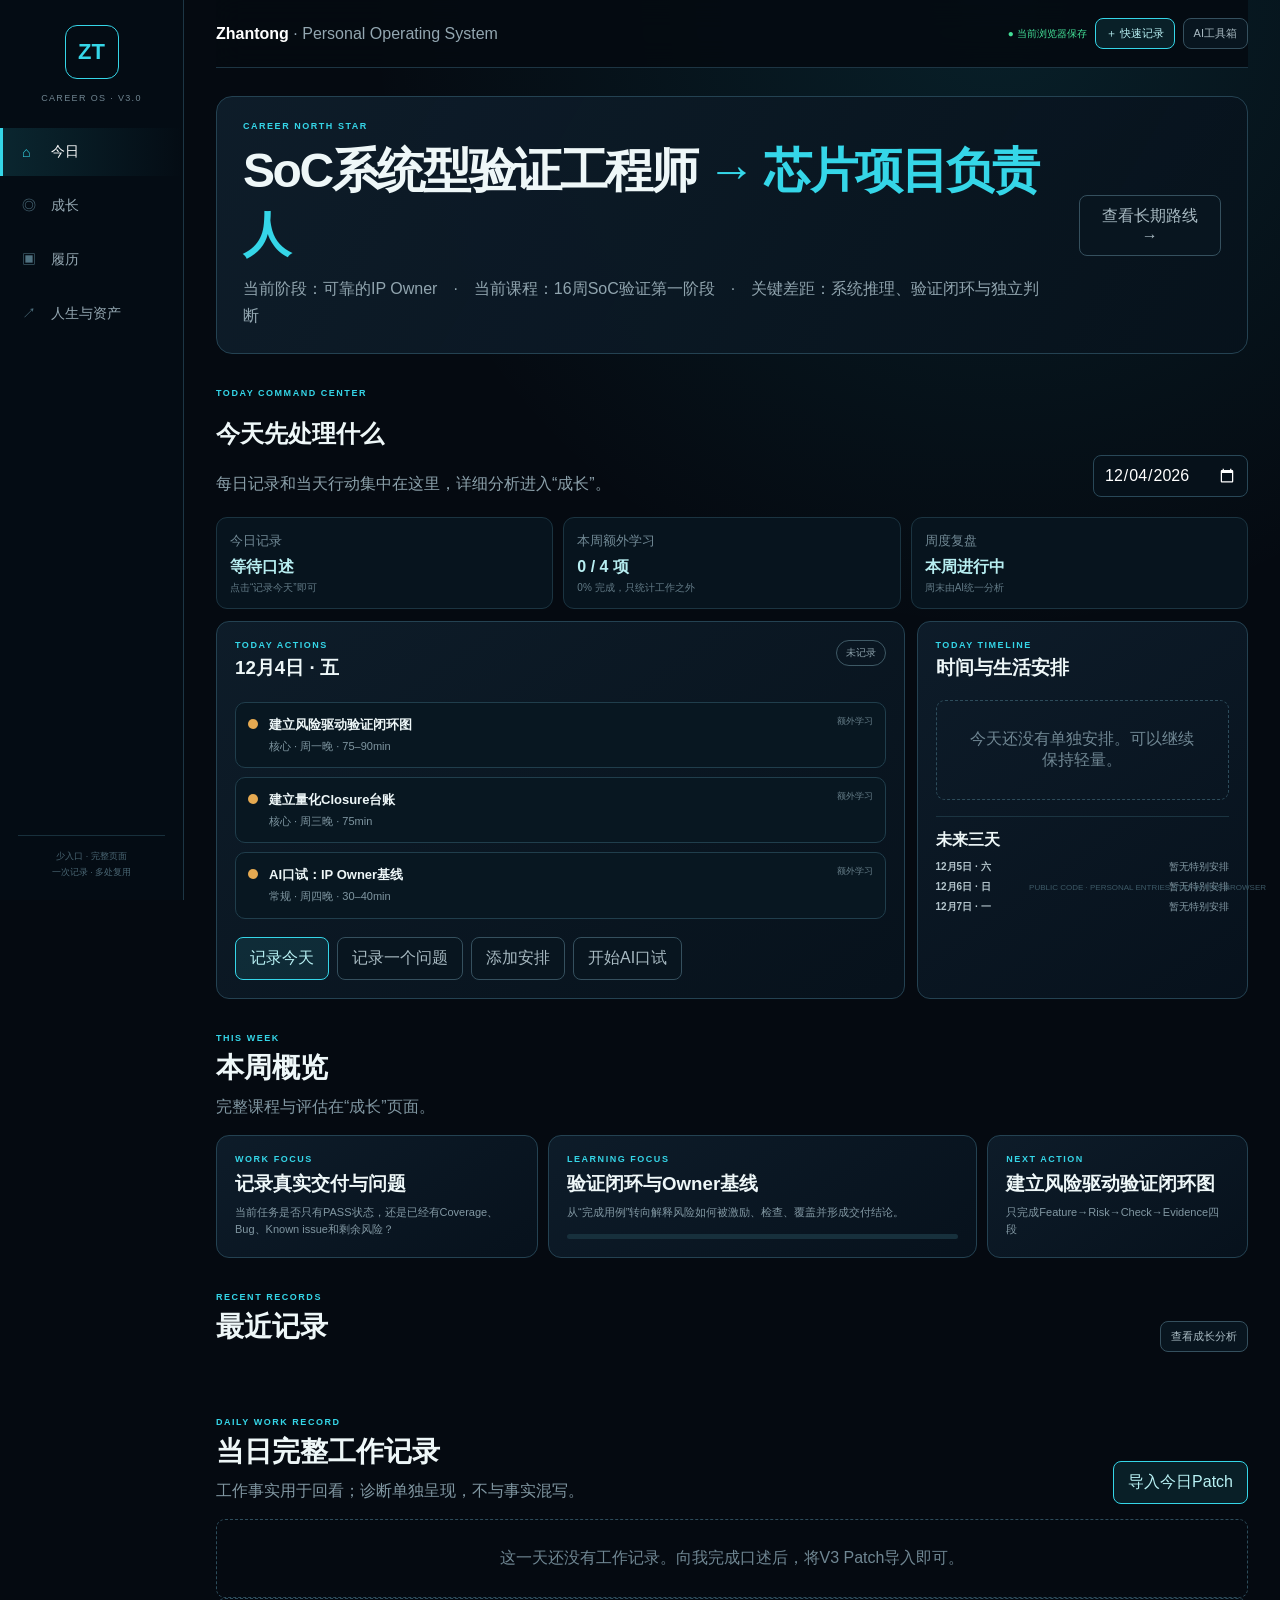
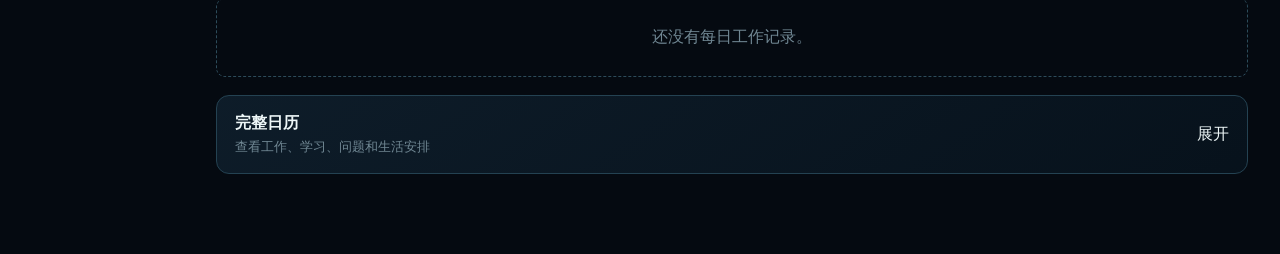
<file: career-roadmap/index.template.html>
<!doctype html>
<html lang="zh-CN">
<head>
  <meta charset="utf-8">
  <meta name="viewport" content="width=device-width,initial-scale=1">
  <meta name="color-scheme" content="dark">
  <meta http-equiv="Cache-Control" content="no-cache, no-store, must-revalidate">
  <meta http-equiv="Pragma" content="no-cache">
  <meta http-equiv="Expires" content="0">
  <meta name="career-os-build" content="5.9.7-weekly-range-contract">
  <title>Zhantong · Career OS V5.0</title>
  <link rel="stylesheet" href="style.css">
</head>
<body>
<div class="shell">
  <aside class="side">
    <div class="logo">ZT</div>
    <div class="side-title">CAREER OS · V5.0</div>
    <nav class="nav" aria-label="主导航">
      <button data-view="today" class="active"><span>⌂</span> 今日</button>
      <button data-view="growth"><span>◎</span> 成长</button>
      <button data-view="resume"><span>▣</span> 履历</button>
      <button data-view="career"><span>↗</span> 人生与资产</button>
    </nav>
    <div class="side-note">少入口 · 完整页面<br>一次记录 · 多处复用</div>
  </aside>

  <main class="main">
    <header class="top">
      <div><b>Zhantong</b><span> · Personal Operating System</span></div>
      <div class="top-actions"><span class="sync">● 当前浏览器保存</span><button class="primary small-btn" id="openQuick">＋ 快速记录</button><button class="secondary small-btn" id="openTools">AI工具箱</button></div>
    </header>

    <section id="today" class="view active">
      <div class="career-strip"><div><div class="eyebrow">CAREER NORTH STAR</div><h1>SoC系统型验证工程师 <span>→ 芯片项目负责人</span></h1><p>当前阶段：IP验证工程师 · Owner能力积累期　·　本周重点：验证闭环与行业前沿方法　·　长期目标：能力、资产与选择权同步增长</p></div><button class="secondary" data-view-jump="career">查看长期路线 →</button></div>
      <div class="page-head"><div><div class="eyebrow">TODAY COMMAND CENTER</div><h2>今天先处理什么</h2><p>每日记录和当天行动集中在这里，详细分析进入“成长”。</p></div><input id="todayDate" type="date" class="date-input"></div>
      <div class="status-row" id="todayStatusRow"></div>
      <div class="today-layout">
        <article class="card focus-card"><div class="card-head"><div><div class="eyebrow">TODAY ACTIONS</div><h3 id="todayTitle">今日行动</h3></div><span class="status-pill" id="todayRecordStatus">未记录</span></div><div class="action-list" id="todayActionList"></div><div class="actions prominent-actions"><button class="primary" data-quick="daily">记录今天</button><button class="secondary" data-quick="problem">记录一个问题</button><button class="secondary" data-quick="schedule">添加安排</button><button class="secondary" data-copy-prompt="oral">开始AI口试</button></div></article>
        <article class="card"><div class="card-head"><div><div class="eyebrow">TODAY TIMELINE</div><h3>时间与生活安排</h3></div></div><div class="timeline" id="todayTimeline"></div><div class="subsection"><h4>未来三天</h4><div class="compact-list" id="nextThreeDays"></div></div></article>
      </div>
      <div class="section-title"><div class="eyebrow">THIS WEEK</div><h2>本周概览</h2><p>完整课程与评估在“成长”页面。</p></div><div class="week-overview" id="weekOverview"></div><div id="weeklyReminder"></div>
      <div class="section-title split-title"><div><div class="eyebrow">RECENT RECORDS</div><h2>最近记录</h2></div><button class="secondary small-btn" data-view-jump="growth" data-anchor="problem-journal">查看成长分析</button></div><div class="recent-grid" id="recentRecords"></div>
      <details class="card disclosure" id="calendarDisclosure"><summary><span><b>完整日历</b><small>查看工作、学习、问题和生活安排</small></span><span>展开</span></summary><div class="calendar-wrap"><div class="calendar-toolbar"><button class="secondary small-btn" id="prevMonth">← 上月</button><h3 id="monthTitle">—</h3><button class="secondary small-btn" id="nextMonth">下月 →</button></div><div class="calendar-week"><div>一</div><div>二</div><div>三</div><div>四</div><div>五</div><div>六</div><div>日</div></div><div class="calendar-grid" id="calendarGrid"></div><div class="calendar-detail card-inner" id="calendarDayDetail"></div></div></details>
    </section>

    <section id="growth" class="view">
      <div class="page-head"><div><div class="eyebrow">CAPABILITY OPERATING SYSTEM</div><h1>成长</h1><p>默认只看本周执行、本周观察和周末复盘；完整资料按需展开。</p></div></div>
      <nav class="page-index"><button data-scroll="current-execution" class="active">当前执行</button><button data-scroll="problem-journal">问题日志</button><button data-scroll="weekly-review">周度复盘</button><button data-scroll="ability-map">能力地图</button><button data-scroll="cycle-archive">周期档案</button></nav>
      <section class="content-section" id="current-execution"><div class="section-title"><div class="eyebrow">CURRENT EXECUTION</div><h2>本周学习与16周专业课程</h2><p>四个Cycle连续推进；工作观察与工作之外训练明确分开。</p></div><div class="metrics" id="learningMetrics"></div><div id="dynamicWeekTasks"></div><div class="week-tabs" id="weekTabs"></div><div id="weekContent"></div></section>
      <section class="content-section" id="problem-journal"><div class="section-title split-title"><div><div class="eyebrow">PROBLEM LEARNING JOURNAL</div><h2>学习问题日志</h2><p>保留错误判断、证据变化、根因与可迁移方法。</p></div><button class="primary" data-quick="problem">＋ 记录问题</button></div><div class="filter-row"><input id="problemSearch" placeholder="搜索问题、根因或能力标签"><select id="problemFilter"><option value="">全部问题</option><option value="important">重要成长经历</option><option value="repeat">重复问题</option></select></div><div class="stack" id="problemFeed"></div></section>
      <section class="content-section" id="weekly-review"><div class="section-title split-title"><div><div class="eyebrow">WEEKLY REVIEW</div><h2>周度复盘</h2><p>AI读取本周事实生成分析，你负责确认和调整。</p></div><button class="primary" data-quick="weekly">导入周复盘</button></div><article class="card workflow-card"><div class="workflow-step"><span>1</span><b>网站汇总事实</b><small>记录、问题、课程和安排</small></div><div class="workflow-arrow">→</div><div class="workflow-step"><span>2</span><b>AI生成分析</b><small>诊断、能力信号和下周建议</small></div><div class="workflow-arrow">→</div><div class="workflow-step"><span>3</span><b>导入一次</b><small>更新周报和动态任务</small></div></article><div class="stack" id="weeklyFeed"></div></section>
      <section class="content-section" id="ability-map"><div class="section-title split-title"><div><div class="eyebrow">ABILITY GROWTH MAP</div><h2>能力成长地图</h2><p>真实应用、独立程度和反馈才是升级依据。</p></div><button class="secondary" data-quick="ability">导入AI能力更新</button></div><div class="ability-grid" id="abilityGrid"></div></section>
      <section class="content-section" id="cycle-archive"><div class="section-title"><div class="eyebrow">HISTORY & ARCHIVE</div><h2>周期与历史档案</h2><p>当前内容优先，历史完整保留。</p></div><details class="card disclosure" open><summary><span><b>周期档案</b><small>计划、调整、问题、能力变化与下一周期</small></span><span>展开</span></summary><div class="stack disclosure-body" id="archiveFeed"></div></details><details class="card disclosure"><summary><span><b>历史周报</b><small>按照日期查看周度复盘</small></span><span>展开</span></summary><div class="stack disclosure-body" id="historicalWeeklyFeed"></div></details></section>
    </section>

    <section id="resume" class="view">
      <div class="page-head"><div><div class="eyebrow">CAREER ASSET LIBRARY</div><h1>履历</h1><p>持续积累经历、项目和不同版本的职业资产。</p></div><button class="primary" data-quick="resume">导入简历档案</button></div>
      <nav class="page-index"><button data-scroll="current-resume" class="active">当前简历</button><button data-scroll="experience-timeline">经历时间线</button><button data-scroll="project-library">项目档案</button><button data-scroll="resume-candidates">候选池</button><button data-scroll="resume-versions">版本历史</button></nav>
      <section class="content-section" id="current-resume"><article class="card resume-hero"><div class="avatar">ZT</div><div><div class="eyebrow">CURRENT PROFILE</div><h2>Zhantong</h2><p id="resumeTarget"></p><div class="tag-row" id="resumeTags"></div></div><div class="actions vertical-actions"><label class="file-label">选择原始简历<input id="resumeFile" type="file" accept=".pdf,.doc,.docx,.txt,.md"></label><button class="secondary" data-copy-prompt="resume">复制简历整理Prompt</button></div></article><div class="info" id="resumeFileInfo"></div><article class="card" id="resumeDisplay"></article></section>
      <section class="content-section" id="experience-timeline"><div class="section-title"><div class="eyebrow">EXPERIENCE TIMELINE</div><h2>个人经历时间线</h2></div><div class="career-timeline" id="experienceTimeline"></div></section>
      <section class="content-section" id="project-library"><div class="section-title"><div class="eyebrow">PROJECT LIBRARY</div><h2>项目档案</h2><p>保留背景、角色、挑战、过程、结果和公开边界。</p></div><div class="project-grid" id="projectGrid"></div></section>
      <section class="content-section" id="resume-candidates"><div class="section-title"><div class="eyebrow">RESUME CANDIDATE POOL</div><h2>简历候选池</h2></div><div class="stack" id="candidateFeed"></div></section>
      <section class="content-section" id="resume-versions"><div class="section-title"><div class="eyebrow">VERSION HISTORY</div><h2>简历版本历史</h2></div><div class="version-grid" id="versionGrid"></div></section>
    </section>

    <section id="career" class="view">
      <div class="page-head"><div><div class="eyebrow">LIFE, CAREER & ASSET ARCHITECTURE</div><h1>人生与资产</h1><p>同时管理人力资本和金融资本，把职业增长转化为长期选择权。</p></div></div>
      <nav class="page-index"><button data-scroll="north-star" class="active">职业北极星</button><button data-scroll="career-stages">阶段路线</button><button data-scroll="stage-gates">进入条件</button><button data-scroll="career-decisions">职业决策</button><button data-scroll="resources-v32">个人资产</button></nav>
      <section class="content-section" id="north-star"><div class="career-hero"><div class="eyebrow">PROFESSIONAL IDENTITY</div><h2>以SoC验证为根基，以低功耗与先进验证方法形成差异化</h2><p>从个人交付走向完整IP、子系统和芯片项目责任。</p></div><div class="grid4" id="northStarCards"></div></section>
      <section class="content-section" id="career-stages"><div class="section-title"><div class="eyebrow">CAREER STAGES</div><h2>职业阶段路线</h2></div><div class="career-line" id="careerLine"></div></section>
      <section class="content-section" id="stage-gates"><div class="section-title"><div class="eyebrow">STAGE GATES</div><h2>下一阶段进入条件</h2></div><div class="gate-layout" id="stageGateLayout"></div></section>
      <section class="content-section" id="goal-connection"><div class="section-title"><div class="eyebrow">GOAL CONNECTION</div><h2>从长期目标到本周行动</h2></div><div class="goal-chain" id="goalChain"></div></section>
      <section class="content-section" id="career-decisions"><div class="section-title"><div class="eyebrow">DECISION RULES</div><h2>留任、跳槽与转型判断</h2></div><article class="card table-wrap"><table class="decision-table"><thead><tr><th>维度</th><th>积极信号</th><th>需要调整的信号</th></tr></thead><tbody id="decisionRows"></tbody></table></article><div class="grid2 decision-cards" id="transitionCards"></div></section>
      <section class="content-section" id="life-finance"><div class="section-title"><div class="eyebrow">LIFE CHOICE</div><h2>人生选择权</h2></div><div class="grid4" id="moneyCards"></div><div class="grid2" id="lifeCards"></div></section>
    </section>
  </main>
</div>

<div class="modal" id="quickModal" aria-hidden="true"><div class="modal-backdrop" data-close-modal></div><section class="modal-panel wide"><button class="modal-close" data-close-modal>×</button><div class="eyebrow">QUICK RECORD</div><h2 id="quickTitle">快速记录</h2><p class="muted" id="quickDescription"></p><div class="quick-tabs" id="quickTabs"><button data-mode="daily" class="active">记录今天</button><button data-mode="problem">记录问题</button><button data-mode="schedule">添加安排</button><button data-mode="weekly">周复盘</button><button data-mode="ability">能力更新</button><button data-mode="resume">简历档案</button></div><div id="quickContent"></div></section></div>
<div class="modal" id="toolsModal" aria-hidden="true"><div class="modal-backdrop" data-close-modal></div><section class="modal-panel wide"><button class="modal-close" data-close-modal>×</button><div class="eyebrow">AI TOOLBOX & DATA</div><h2>AI工具箱</h2><p class="muted">Prompt统一维护，各页面调用同一份内容。</p><div class="tool-tabs"><button data-tool="prompts" class="active">Prompt</button><button data-tool="data">数据管理</button></div><div id="toolContent"></div></section></div>
<div class="toast" id="toast"></div><div class="privacy">PUBLIC CODE · PERSONAL ENTRIES STAY IN THIS BROWSER</div>

<script src="legacy-data-v22.js"></script>
<script src="curriculum/base.js"></script>
<script src="curriculum/cycle1.js"></script>
<script src="curriculum/cycle2.js"></script>
<script src="curriculum/cycle3.js"></script>
<script src="curriculum/cycle4.js"></script>
<script src="app.js"></script>
<script src="curriculum/patch.js"></script>
<script src="curriculum/finalize.js"></script>
</body>
</html>
</file>
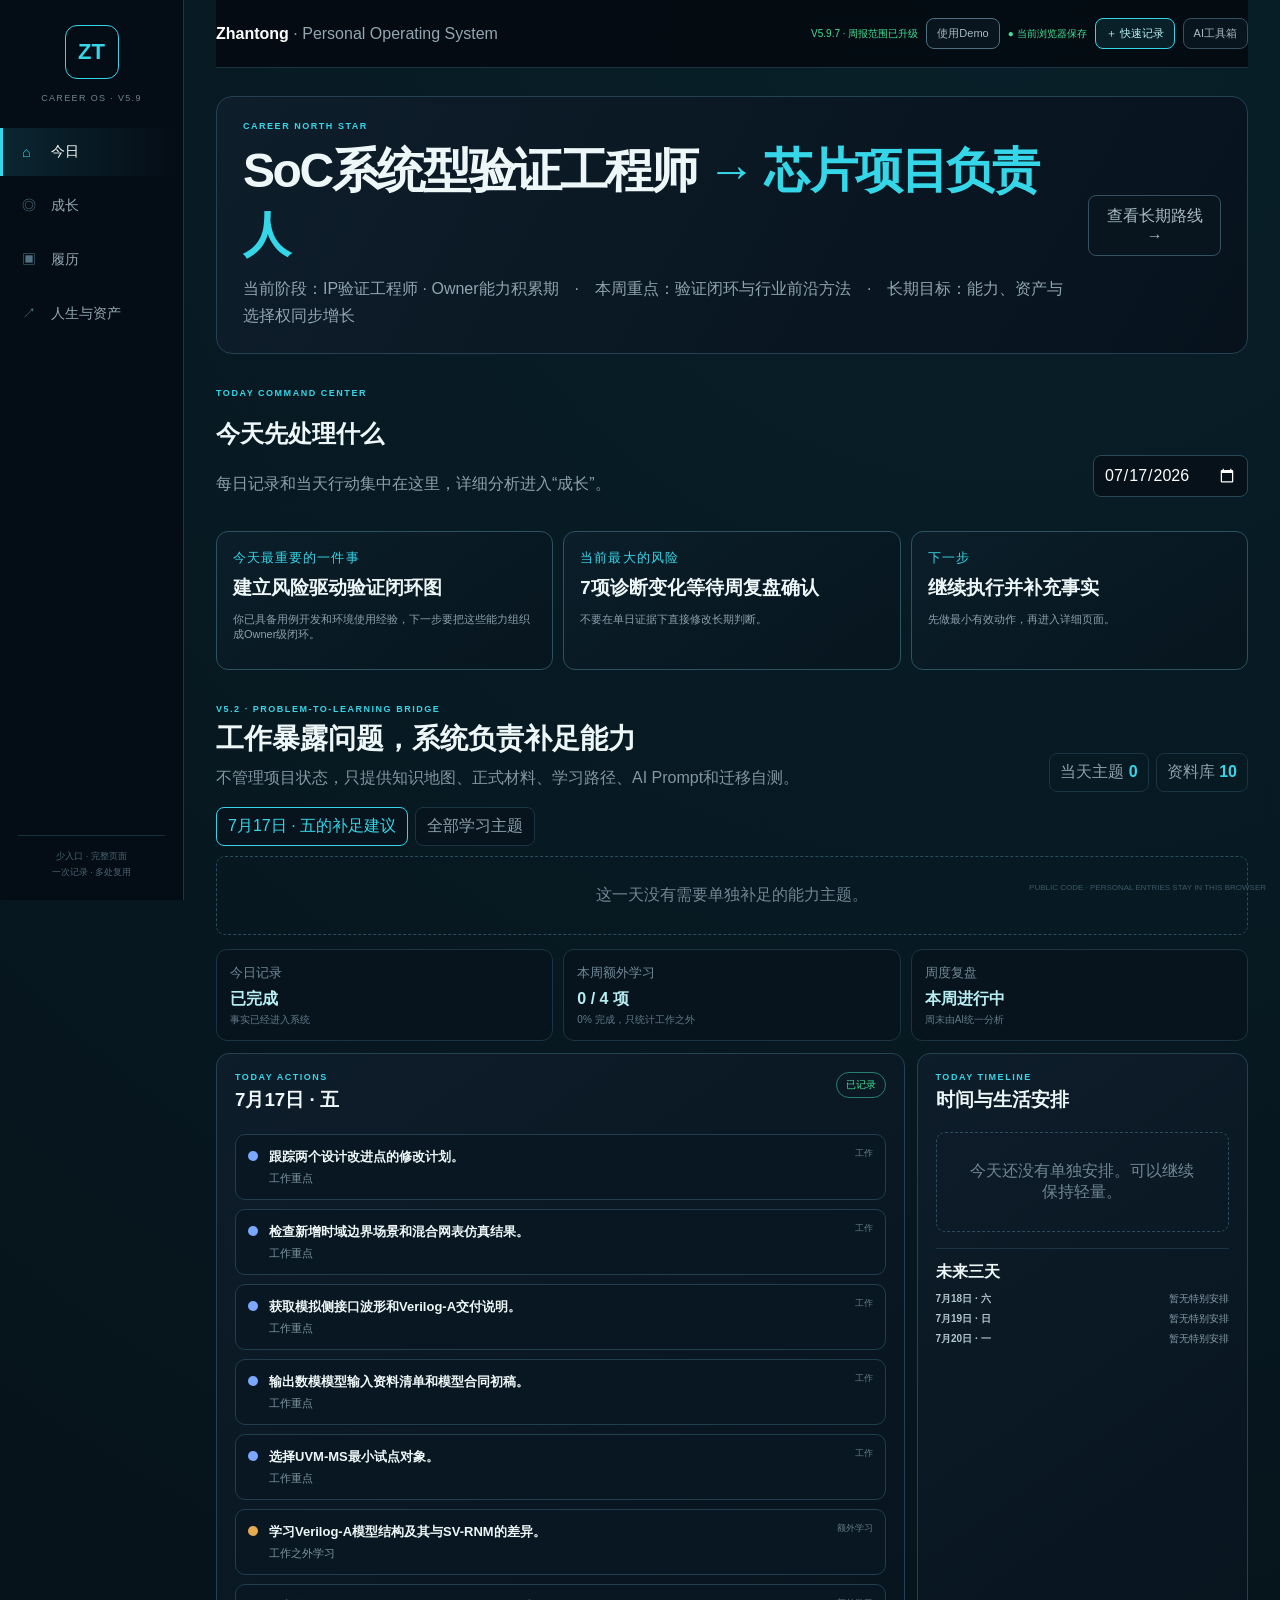
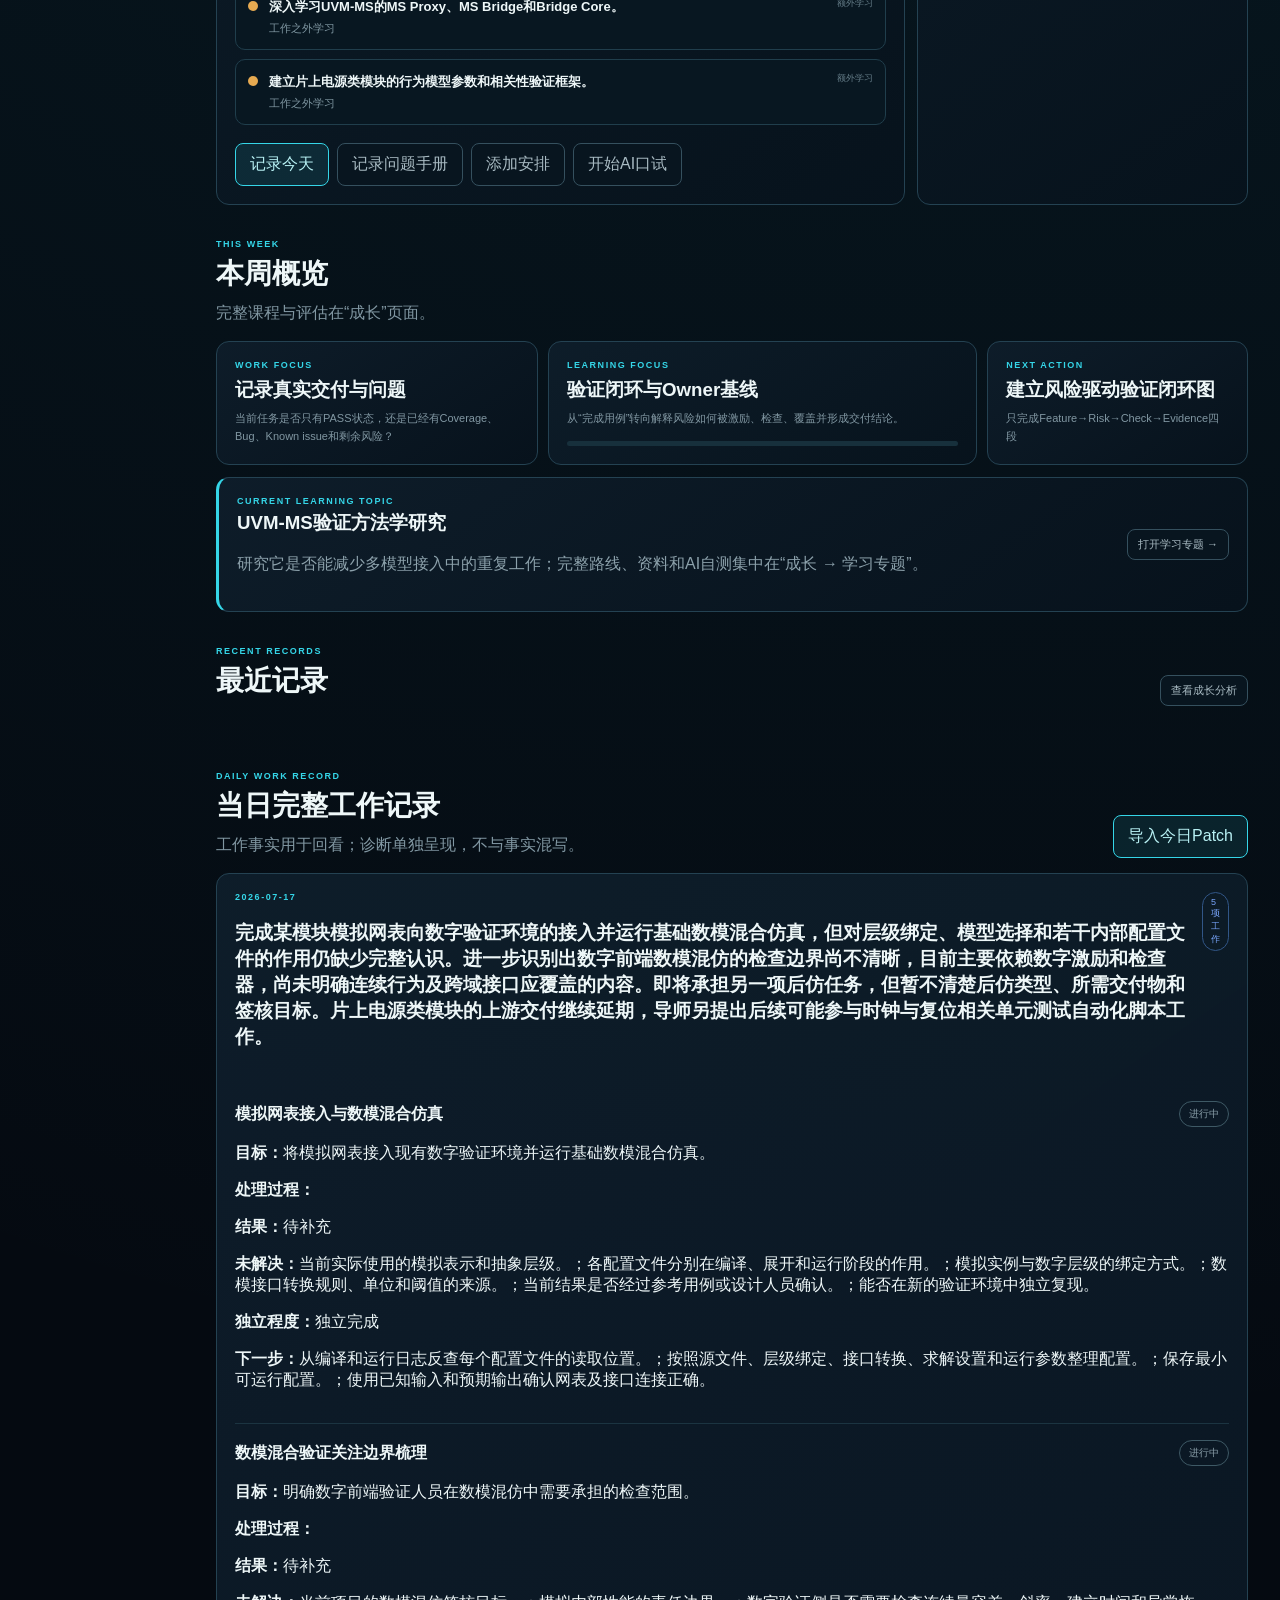
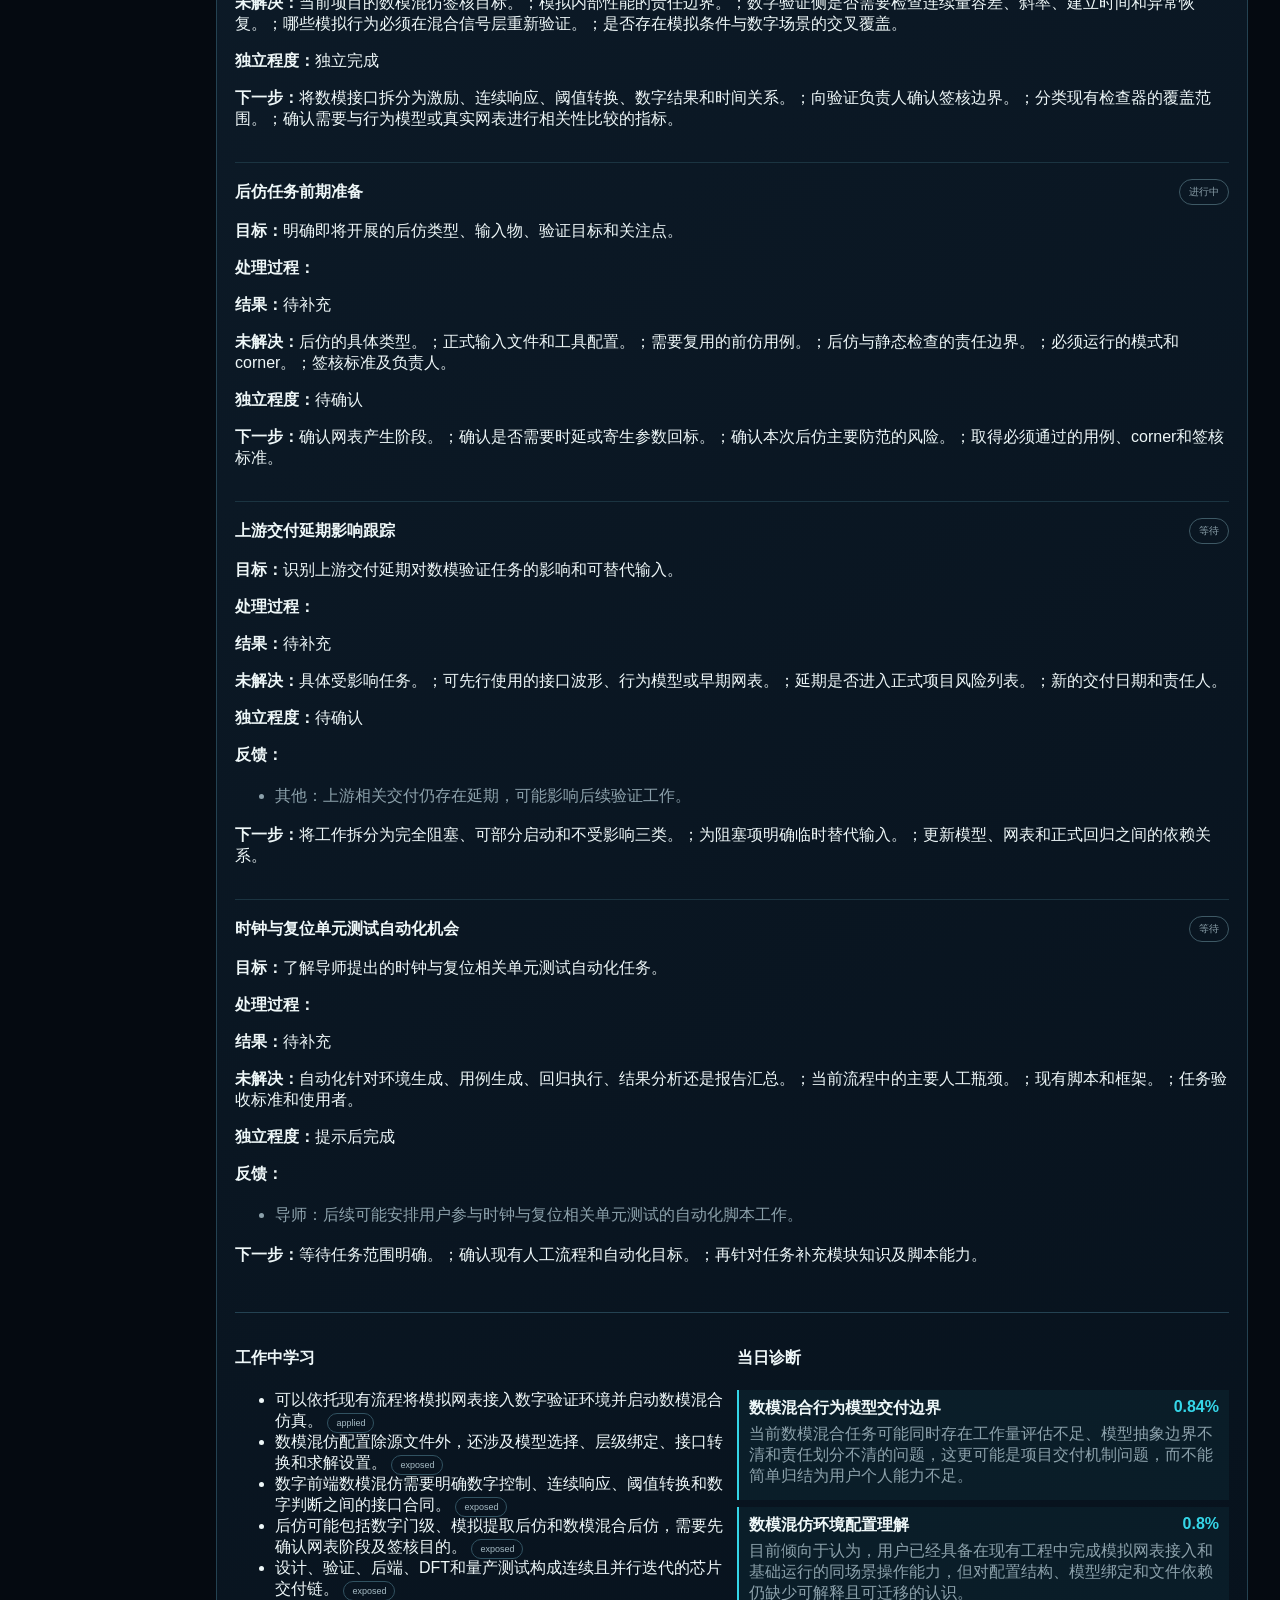
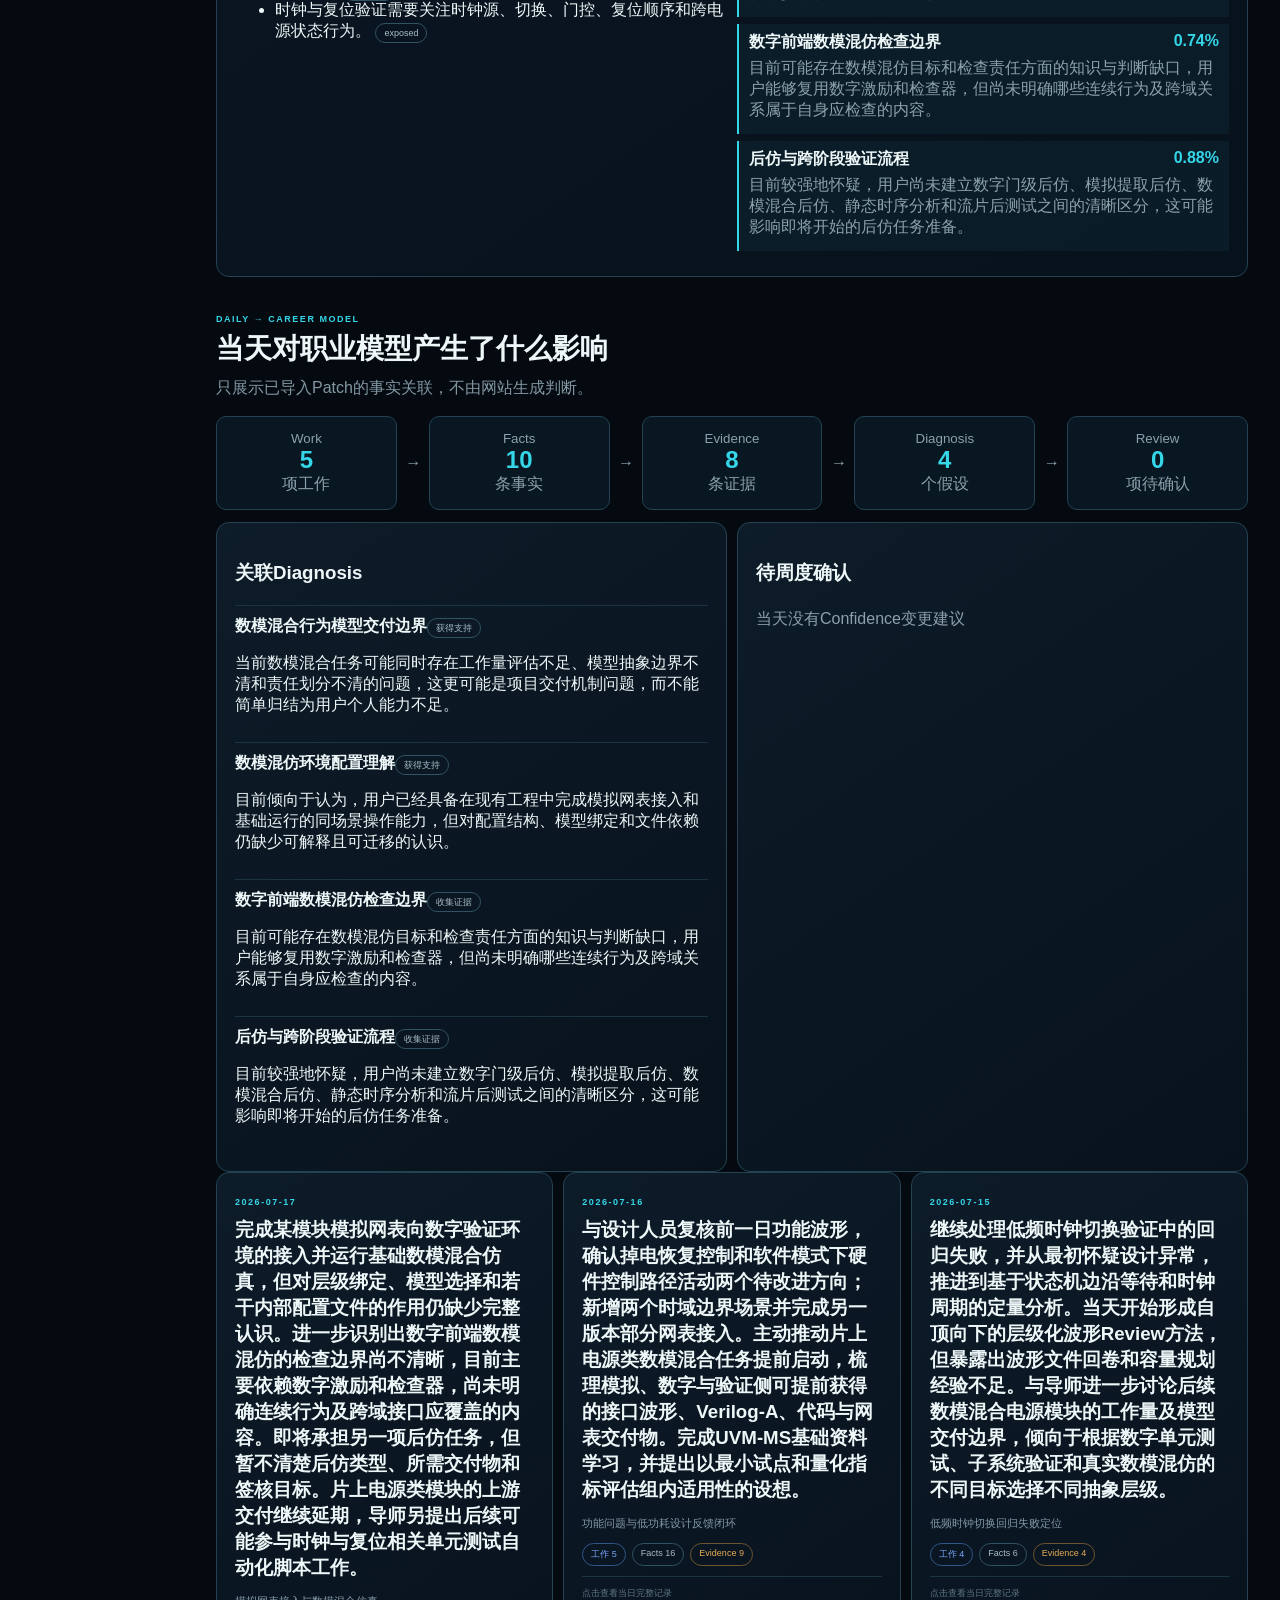
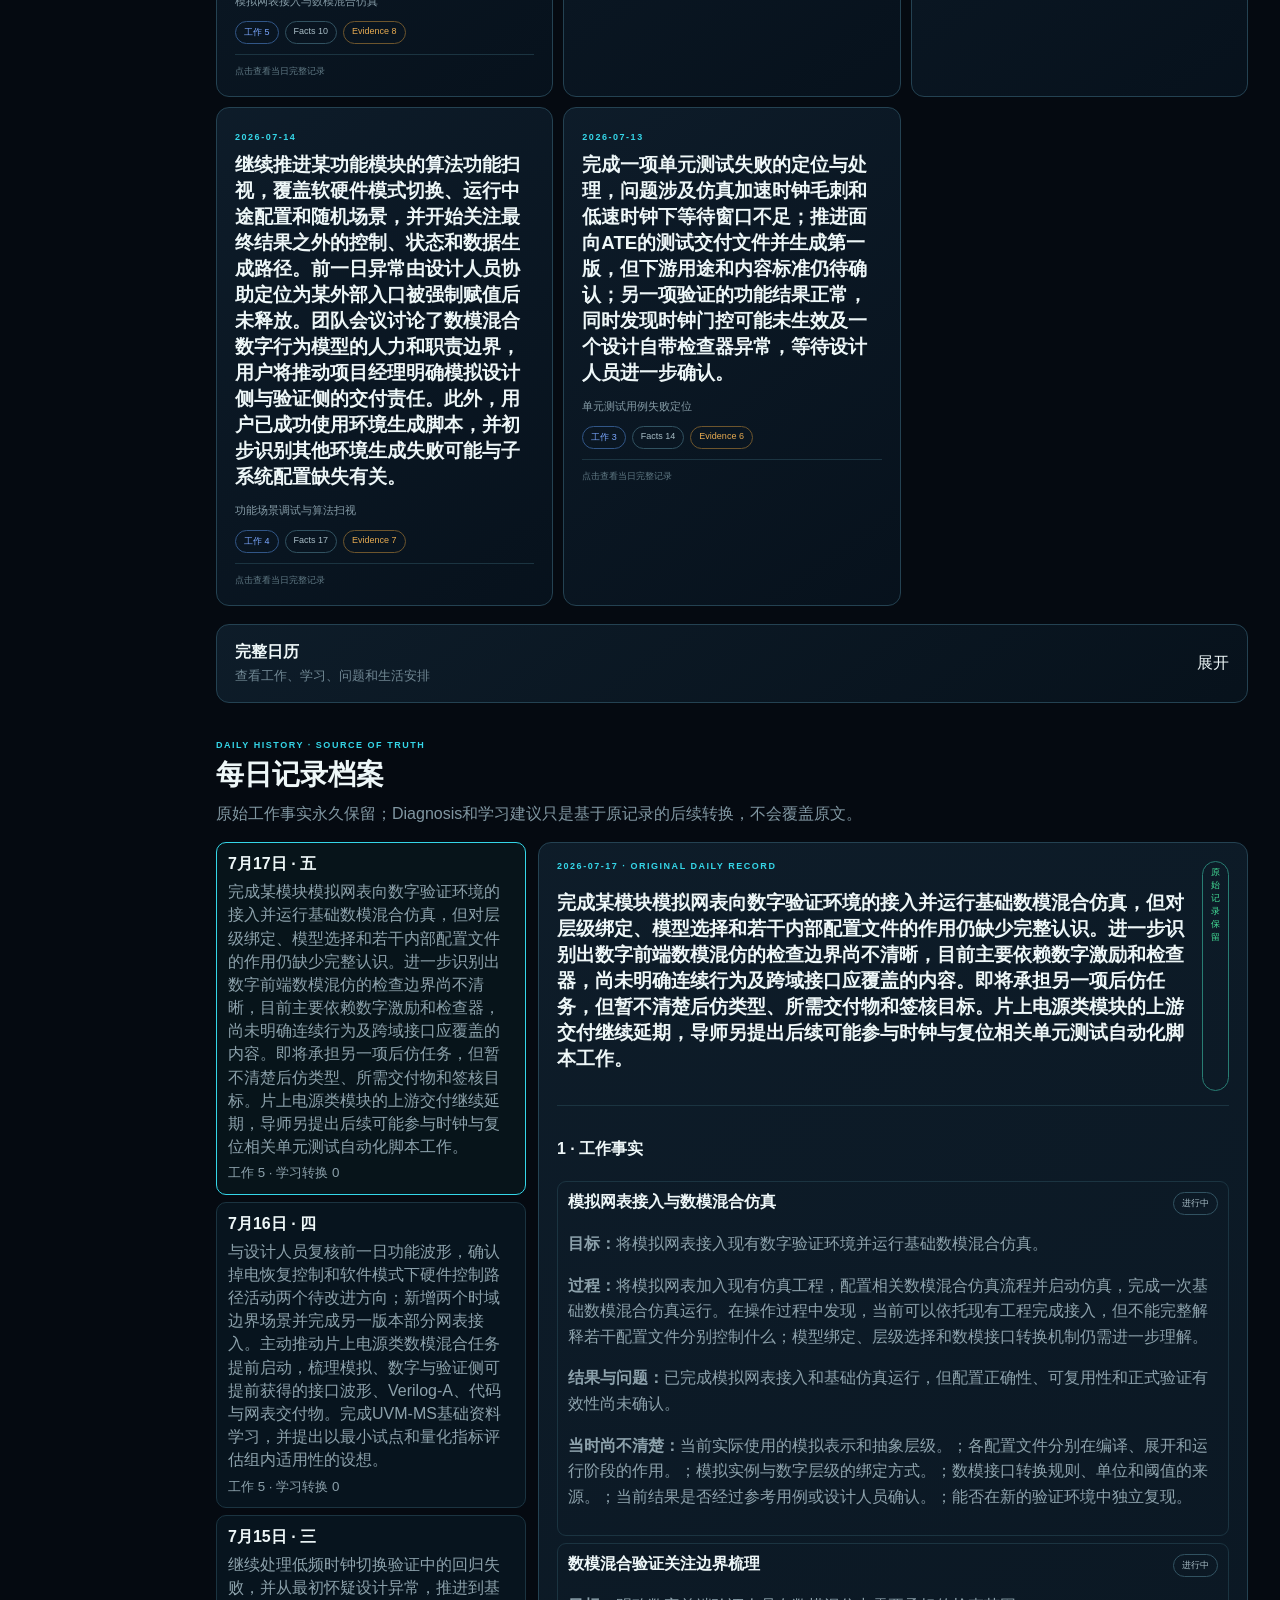
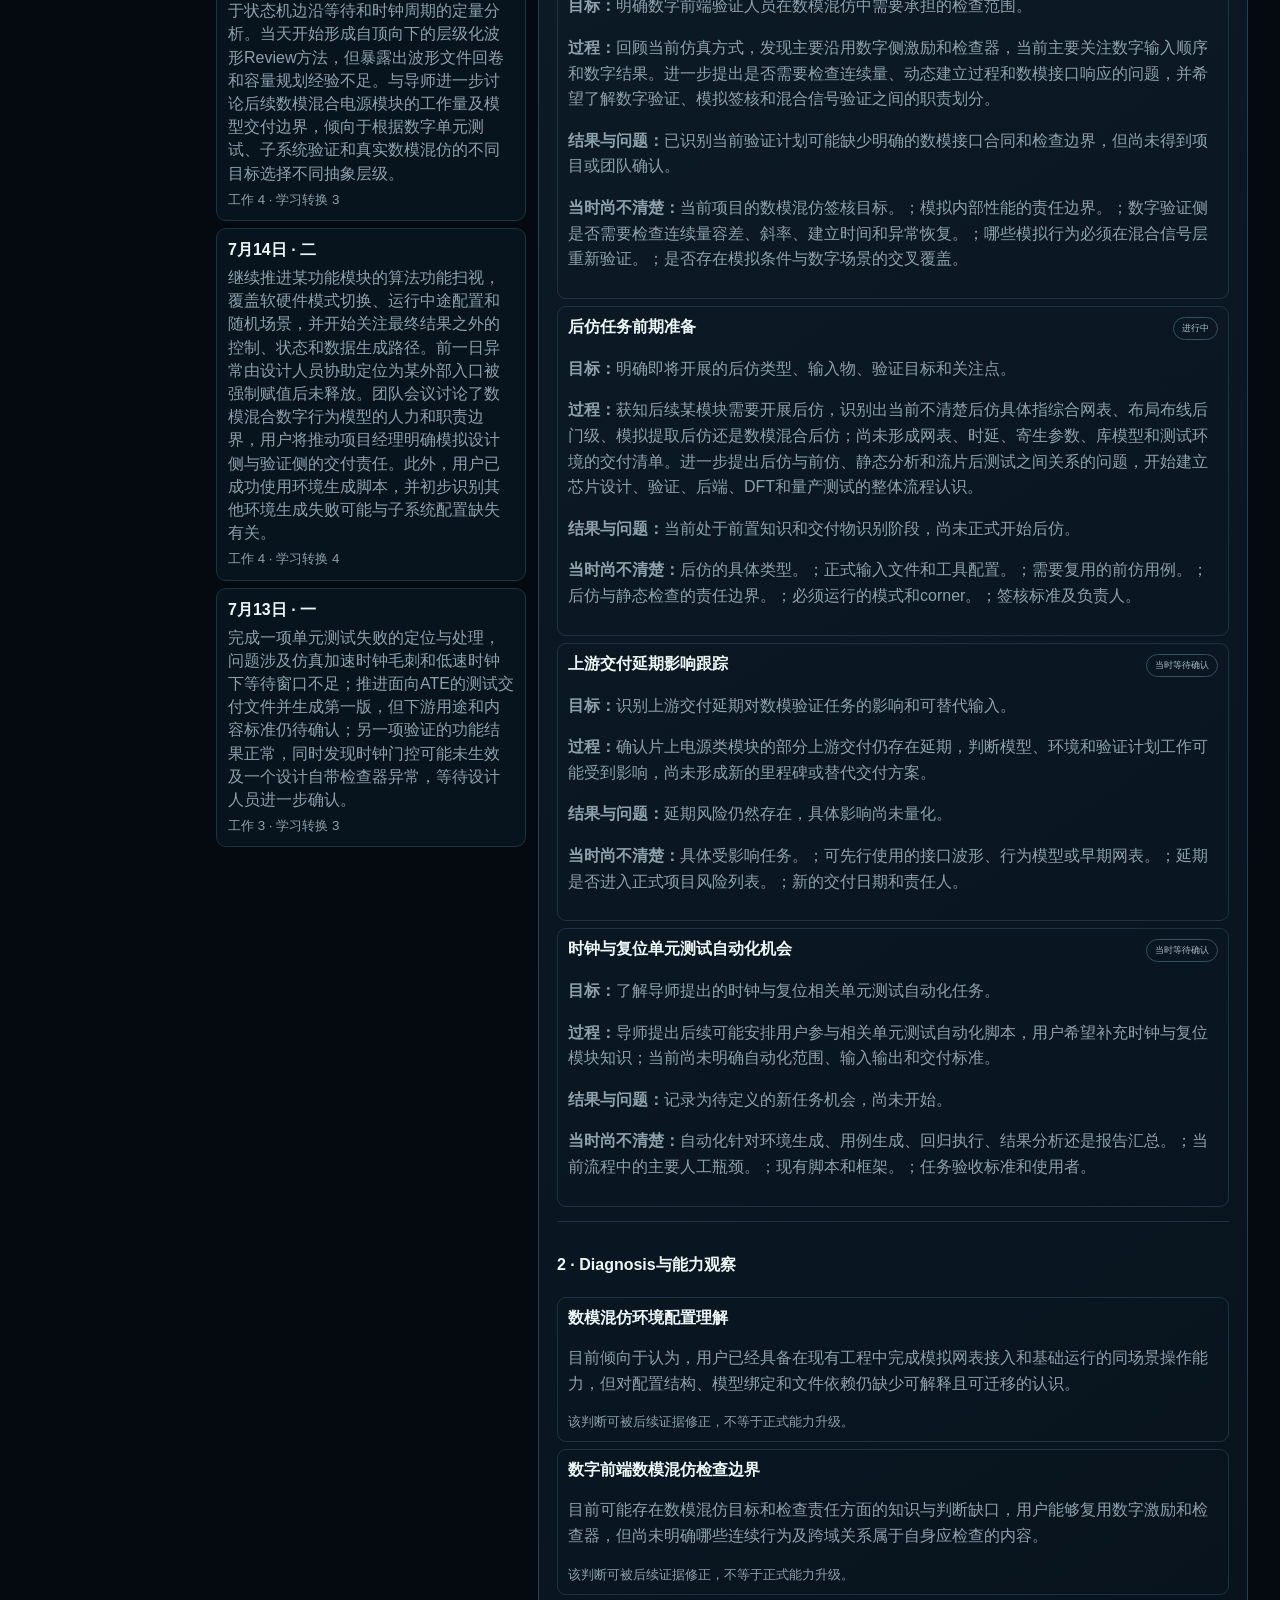
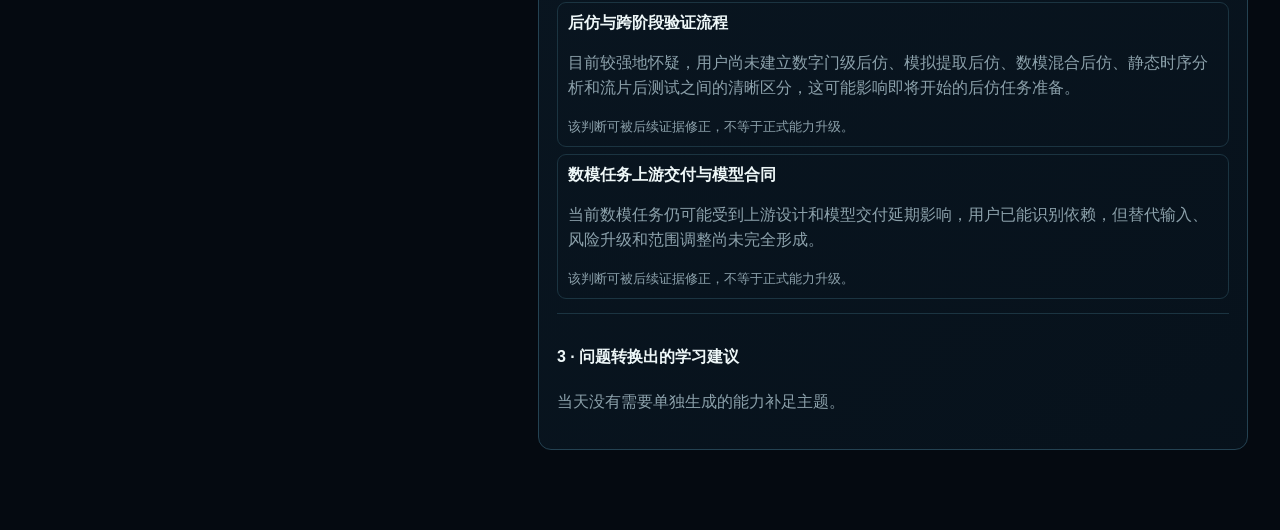
<file: career-roadmap/latest.html>
<!doctype html>
<html lang="zh-CN">
<head>
  <meta charset="utf-8">
  <meta name="viewport" content="width=device-width,initial-scale=1">
  <meta http-equiv="Cache-Control" content="no-cache, no-store, must-revalidate">
  <meta http-equiv="Pragma" content="no-cache">
  <meta http-equiv="Expires" content="0">
  <title>Career OS · 正在加载最新版</title>
  <style>
    :root{color-scheme:dark}body{margin:0;min-height:100vh;display:grid;place-items:center;background:#050a11;color:#eef7f8;font-family:Inter,"PingFang SC","Microsoft YaHei",sans-serif}.box{max-width:560px;margin:24px;padding:24px;border:1px solid #244252;border-radius:14px;background:#0b1722}.eyebrow{font-size:11px;letter-spacing:.16em;color:#35d6e8;font-weight:800}.muted{color:#8ca1ab;line-height:1.7}.error{color:#ffb6bf;white-space:pre-wrap;overflow-wrap:anywhere}button{border:1px solid #35d6e8;border-radius:8px;background:rgba(53,214,232,.1);color:#b8f1f4;padding:10px 14px;cursor:pointer}
  </style>
</head>
<body>
  <main class="box">
    <div class="eyebrow">CAREER OS · LATEST</div>
    <h1>正在加载最新版</h1>
    <p class="muted" id="status">正在迁移周报范围数据并加载Career OS V5.9.7。</p>
    <pre class="error" id="error"></pre>
    <button id="retry" hidden>重新加载</button>
  </main>
  <script>
    (async function(){
      const KEY='jett-career-os-v22';
      const status=document.getElementById('status');
      const error=document.getElementById('error');
      const retry=document.getElementById('retry');
      retry.onclick=()=>location.reload();
      try{
        const raw=localStorage.getItem(KEY);
        if(raw){
          const state=JSON.parse(raw);
          if(Array.isArray(state.weeklyReviews)){
            let changed=false;
            state.weeklyReviews=state.weeklyReviews.map(item=>{
              if(item&&item.range&&typeof item.range==='object'){
                const start=String(item.range.start||'');
                const end=String(item.range.end||'');
                changed=true;
                return {...item,rangeObject:item.range,range:start&&end?`${start}—${end}`:(start||end||'周度复盘')};
              }
              return item;
            });
            if(changed)localStorage.setItem(KEY,JSON.stringify(state));
          }
        }
        const url=`./index.html?build=weekly-range-contract-v597-${Date.now()}`;
        const response=await fetch(url,{cache:'no-store',headers:{'Cache-Control':'no-cache'}});
        if(!response.ok)throw new Error(`最新版页面加载失败：HTTP ${response.status}`);
        const html=await response.text();
        if(!html.includes('CAREER_OS_V597_WEEKLY_RANGE_CONTRACT'))throw new Error('服务器仍返回旧版页面，请稍后重新打开此入口。');
        document.open();
        document.write(html);
        document.close();
      }catch(e){
        status.textContent='加载没有完成。你的本地Career OS数据没有被删除。';
        error.textContent=e&&e.message?e.message:String(e);
        retry.hidden=false;
      }
    })();
  </script>
</body>
</html>
</file>
<file: career-roadmap/style.css>
:root{
  --bg:#050a11;--panel:#0b1722;--panel2:#08131d;--line:#244252;--line2:#1b3441;
  --cyan:#35d6e8;--text:#eef7f8;--muted:#8ca1ab;--green:#43df97;--amber:#e6aa51;
  --blue:#7aa7ff;--purple:#bd9aff;--red:#ff8585;--side:184px
}
*{box-sizing:border-box}html{scroll-behavior:smooth}body{margin:0;background:radial-gradient(circle at 78% 0,rgba(30,190,215,.12),transparent 30%),var(--bg);color:var(--text);font-family:Inter,"PingFang SC","Microsoft YaHei",sans-serif}button,input,textarea,select{font:inherit}.shell{min-height:100vh}.side{position:fixed;inset:0 auto 0 0;width:var(--side);background:rgba(5,13,21,.97);border-right:1px solid #1d3645;padding:25px 0 18px;z-index:20}.logo{width:54px;height:54px;border:1px solid var(--cyan);border-radius:12px;display:grid;place-items:center;margin:0 auto 14px;color:var(--cyan);font-weight:900;font-size:22px}.side-title{text-align:center;color:#6f8490;font-size:9px;letter-spacing:.15em;margin-bottom:25px}.nav{display:grid;gap:6px}.nav button{display:flex;align-items:center;gap:11px;border:0;border-left:3px solid transparent;background:transparent;color:#94a7b1;padding:15px 19px;text-align:left;cursor:pointer;font-size:14px}.nav button span{color:#4f7180;width:18px}.nav button:hover{color:#d8e6ea;background:rgba(255,255,255,.02)}.nav button.active{border-left-color:var(--cyan);color:white;background:linear-gradient(90deg,rgba(53,214,232,.13),transparent)}.nav button.active span{color:var(--cyan)}.side-note{position:absolute;bottom:20px;left:18px;right:18px;border-top:1px solid #18303c;padding-top:13px;color:#496572;font-size:9px;line-height:1.7;text-align:center}.main{margin-left:var(--side);padding:0 32px 80px;max-width:1680px}.top{height:68px;border-bottom:1px solid #1d3543;display:flex;align-items:center;justify-content:space-between;color:#93a7b1;position:sticky;top:0;background:rgba(5,10,17,.9);backdrop-filter:blur(14px);z-index:15}.top b{color:white}.top-actions{display:flex;align-items:center;gap:8px}.sync{font-size:10px;color:var(--green)}.view{display:none}.view.active{display:block}.page-head{display:flex;align-items:flex-end;justify-content:space-between;gap:24px;padding:34px 0 20px}.page-head h1{font-size:44px;letter-spacing:-.04em;margin:6px 0}.page-head p{margin:0;color:var(--muted);line-height:1.7}.eyebrow{font-size:9px;letter-spacing:.17em;color:var(--cyan);font-weight:800}.career-strip{margin:28px 0 0;border:1px solid var(--line);background:linear-gradient(120deg,rgba(14,29,42,.98),rgba(7,18,28,.95));border-radius:16px;padding:24px 26px;display:flex;justify-content:space-between;align-items:center;gap:24px}.career-strip h1{font-size:clamp(28px,4vw,48px);letter-spacing:-.05em;margin:8px 0}.career-strip h1 span{color:var(--cyan)}.career-strip p{margin:0;color:#91a5af;line-height:1.7}.card{border:1px solid var(--line);background:linear-gradient(145deg,rgba(14,29,42,.96),rgba(7,18,28,.97));border-radius:13px;padding:18px}.card-inner{border:1px solid var(--line2);background:#07141e;border-radius:10px;padding:14px}.card-head{display:flex;justify-content:space-between;gap:18px;align-items:flex-start}.card-head h3{margin:5px 0}.muted{color:var(--muted);line-height:1.7}.primary,.secondary,.danger{border:1px solid var(--cyan);border-radius:8px;background:rgba(53,214,232,.1);color:#b8f1f4;padding:10px 14px;cursor:pointer}.primary:hover,.secondary:hover{filter:brightness(1.15)}.secondary{border-color:#35505e;background:#08151f;color:#a8bac2}.danger{border-color:#77444e;background:rgba(119,68,78,.1);color:#ffb6bf}.small-btn{padding:7px 10px;font-size:11px}.actions{display:flex;gap:8px;flex-wrap:wrap}.prominent-actions{margin-top:18px}.date-input,.filter-row input,.filter-row select,.quick-form input,.quick-form textarea,.quick-form select{background:#06111a;border:1px solid #294858;color:white;border-radius:8px;padding:10px}.date-input{width:auto}.status-row{display:grid;grid-template-columns:repeat(3,1fr);gap:10px;margin-bottom:12px}.status-card{border:1px solid var(--line2);background:#07141e;border-radius:11px;padding:13px}.status-card small{color:#718995}.status-card b{display:block;color:#b7eef1;margin:7px 0 3px}.status-card p{margin:0;color:#637b87;font-size:10px}.today-layout{display:grid;grid-template-columns:1.35fr .65fr;gap:12px}.focus-card{min-height:330px}.status-pill{border:1px solid #3e5965;color:#8ba0aa;border-radius:999px;padding:5px 9px;font-size:10px}.status-pill.done{border-color:#287d73;color:var(--green)}.action-list{display:grid;gap:9px;margin-top:16px}.action-item{display:grid;grid-template-columns:auto 1fr auto;gap:11px;align-items:start;padding:12px;border:1px solid #203e4c;border-radius:10px;background:#081721}.action-icon{width:10px;height:10px;border-radius:50%;margin-top:4px;background:var(--cyan)}.action-icon.work{background:var(--blue)}.action-icon.learn{background:var(--amber)}.action-icon.life{background:var(--green)}.action-item b{font-size:13px}.action-item p{margin:4px 0 0;color:#7f96a1;font-size:11px;line-height:1.55}.action-item small{color:#657d88;font-size:9px}.timeline{display:grid;gap:9px;margin-top:14px}.timeline article{border-left:2px solid #294d5c;padding-left:12px}.timeline time{font-size:9px;color:var(--cyan)}.timeline h4{margin:3px 0;font-size:12px}.timeline p{margin:0;color:#8299a4;font-size:10px}.subsection{border-top:1px solid var(--line2);margin-top:16px;padding-top:13px}.subsection h4{margin:0 0 9px}.compact-list{display:grid;gap:6px}.compact-row{display:flex;justify-content:space-between;gap:10px;font-size:10px;color:#879da8}.compact-row b{color:#b5c6cd;font-weight:600}.section-title{margin:34px 0 15px}.section-title h2{margin:6px 0;font-size:28px}.section-title p{margin:0;color:#8197a2;line-height:1.7}.split-title{display:flex;justify-content:space-between;align-items:flex-end;gap:20px}.week-overview{display:grid;grid-template-columns:1.05fr 1.4fr .85fr;gap:10px}.overview-card h3{margin:7px 0}.overview-card p{margin:0;color:#8197a2;font-size:11px;line-height:1.6}.mini-progress{height:5px;background:#17303c;border-radius:10px;overflow:hidden;margin-top:13px}.mini-progress i{display:block;height:100%;background:linear-gradient(90deg,#25bcd0,#6ce8ee)}.reminder-card{margin-top:10px;border:1px solid #6b542d;background:rgba(230,170,81,.06);border-radius:11px;padding:14px;display:flex;justify-content:space-between;align-items:center;gap:15px}.reminder-card h3{margin:0 0 4px}.reminder-card p{margin:0;color:#a78c62;font-size:11px}.recent-grid{display:grid;grid-template-columns:repeat(3,1fr);gap:10px}.record-card h3{margin:8px 0}.record-card p{color:#849aa5;font-size:11px;line-height:1.65}.record-card footer{border-top:1px solid var(--line2);padding-top:10px;margin-top:10px;color:#607984;font-size:9px}.tag-row{display:flex;gap:6px;flex-wrap:wrap}.tag{border:1px solid #315261;border-radius:99px;padding:4px 8px;font-size:9px;color:#a7bcc5}.tag.work{border-color:#315687;color:var(--blue)}.tag.learn{border-color:#6d552d;color:var(--amber)}.tag.life{border-color:#2c7053;color:var(--green)}.tag.problem{border-color:#6b496f;color:var(--purple)}.tag.good{border-color:#287d73;color:var(--green)}.disclosure{margin-top:18px;padding:0;overflow:hidden}.disclosure summary{list-style:none;display:flex;justify-content:space-between;align-items:center;gap:16px;padding:17px 18px;cursor:pointer}.disclosure summary::-webkit-details-marker{display:none}.disclosure summary span:first-child{display:grid;gap:4px}.disclosure summary small{color:#708793;font-weight:400}.disclosure[open] summary{border-bottom:1px solid var(--line2)}.disclosure-body,.calendar-wrap{padding:18px}.calendar-toolbar{display:flex;justify-content:space-between;align-items:center;gap:10px;margin-bottom:10px}.calendar-week,.calendar-grid{display:grid;grid-template-columns:repeat(7,1fr);gap:6px}.calendar-week div{text-align:center;color:#6f8590;font-size:10px;padding:6px}.day{min-height:92px;border:1px solid #1e3947;border-radius:9px;background:#07141e;padding:8px;cursor:pointer}.day:hover{border-color:#3b6678}.day.other{opacity:.35}.day.today{border-color:var(--cyan)}.day.selected{background:rgba(53,214,232,.08)}.day strong{font-size:11px}.day-marks{display:flex;gap:3px;flex-wrap:wrap;margin-top:8px}.mark{width:7px;height:7px;border-radius:50%;background:var(--cyan)}.mark.work{background:var(--blue)}.mark.learn{background:var(--amber)}.mark.life{background:var(--green)}.mark.problem{background:var(--purple)}.calendar-detail{margin-top:12px}.page-index{position:sticky;top:68px;z-index:10;display:flex;gap:4px;overflow-x:auto;background:rgba(5,10,17,.93);backdrop-filter:blur(14px);border-bottom:1px solid #19313e;padding:10px 0}.page-index button{border:0;background:transparent;color:#718994;padding:9px 12px;white-space:nowrap;cursor:pointer;border-radius:7px;font-size:11px}.page-index button:hover,.page-index button.active{color:#d7eff2;background:rgba(53,214,232,.08)}.content-section{scroll-margin-top:120px;padding-top:3px}.metrics{display:grid;grid-template-columns:repeat(4,1fr);gap:10px;margin-bottom:12px}.metric{border:1px solid var(--line);background:#07141e;border-radius:11px;padding:14px}.metric small{color:#718995}.metric b{float:right;color:var(--cyan);font-size:20px}.progress{clear:both;height:5px;background:#17303c;border-radius:8px;margin-top:15px;overflow:hidden}.progress i{display:block;height:100%;background:linear-gradient(90deg,#25bcd0,#6ce8ee)}.week-tabs{display:grid;grid-template-columns:repeat(4,1fr);gap:8px}.week-tabs button{cursor:pointer;text-align:left;padding:14px;border:1px solid var(--line);border-radius:10px;background:#091721;color:#7f949f}.week-tabs button.active{border-color:var(--cyan);background:rgba(53,214,232,.08);color:white}.week-tabs span,.week-tabs b,.week-tabs small{display:block}.week-tabs span{color:var(--cyan);font-size:9px}.week-tabs b{margin:5px 0}.week-tabs small{font-size:10px}.week-head{margin-top:12px;border-left:3px solid var(--cyan);padding:18px;background:#091823;display:flex;justify-content:space-between;gap:20px}.week-head h2{margin:5px 0}.week-head p{margin:0;color:#8ca1ab}.observation{margin-top:10px;border:1px solid #315687;background:rgba(49,86,135,.08);border-radius:10px;padding:14px}.observation h3{margin:5px 0}.observation li{color:#91a7b2;font-size:11px;line-height:1.7}.priority-group{margin-top:16px}.priority-head{display:flex;justify-content:space-between;align-items:center;margin-bottom:9px}.priority-head h3{margin:0}.priority-head small{color:#6f8792}.tasks{display:grid;grid-template-columns:1fr 1fr;gap:10px}.task{border:1px solid var(--line);background:#081721;border-radius:10px;overflow:hidden}.task.done{border-color:#287d73;background:rgba(40,125,115,.08)}.task label{display:flex;gap:10px;padding:14px;cursor:pointer}.task input{accent-color:var(--cyan);margin-top:4px}.kind{height:max-content;font-size:9px;border:1px solid #416171;border-radius:4px;padding:3px 5px;color:#afc0c7}.kind.test{color:var(--amber);border-color:#6d552d}.kind.feedback{color:var(--purple);border-color:#5b4480}.kind.method{color:var(--green);border-color:#2c7053}.task h3{margin:0 0 5px;font-size:14px}.task small{color:#718894}.task-body{padding:0 14px 14px}.task-body ol{padding-left:18px;color:#94a8b1;line-height:1.65;font-size:11px}.task-body dl{margin:0;display:grid;gap:5px}.task-body dl div{display:grid;grid-template-columns:78px 1fr;font-size:10px}.task-body dt{color:var(--cyan)}.task-body dd{margin:0;color:#8197a1}.filter-row{display:flex;gap:8px;margin-bottom:12px}.filter-row input{flex:1}.filter-row select{width:180px}.stack{display:grid;gap:10px}.entry{border:1px solid var(--line);background:#091721;border-radius:10px;padding:15px}.entry header{display:flex;justify-content:space-between;gap:12px;color:#78909c;font-size:10px}.entry h3{margin:8px 0 5px}.entry p,.entry li{color:#94a8b1;font-size:11px;line-height:1.65}.entry ul{padding-left:18px}.entry details{border-top:1px solid var(--line2);margin-top:10px;padding-top:10px}.entry details summary{cursor:pointer;color:#8fa4ad;font-size:10px}.workflow-card{display:flex;align-items:center;justify-content:space-between;gap:10px;margin-bottom:12px}.workflow-step{display:grid;grid-template-columns:auto 1fr;column-gap:9px;row-gap:3px;align-items:center;flex:1}.workflow-step span{grid-row:1/3;width:28px;height:28px;border:1px solid var(--cyan);border-radius:50%;display:grid;place-items:center;color:var(--cyan);font-size:10px}.workflow-step b{font-size:11px}.workflow-step small{color:#6d838e;font-size:9px}.workflow-arrow{color:#355663}.ability-grid{display:grid;grid-template-columns:repeat(2,1fr);gap:10px}.ability h3{margin:7px 0}.ability-status{display:flex;justify-content:space-between;gap:12px;align-items:center}.ability-status b{color:#aceef2;font-size:12px}.ability p{font-size:10px;color:#8299a4;line-height:1.6}.level{height:5px;background:#17303c;border-radius:8px;overflow:hidden}.level i{display:block;height:100%;background:linear-gradient(90deg,#25bcd0,#6ce8ee)}.resume-hero{display:grid;grid-template-columns:auto 1fr auto;gap:17px;align-items:center}.avatar{width:76px;height:76px;border-radius:18px;border:1px solid var(--cyan);display:grid;place-items:center;font-weight:900;color:var(--cyan);font-size:25px}.resume-hero h2{margin:5px 0}.resume-hero p{margin:0;color:#879da8}.vertical-actions{display:grid}.file-label{display:inline-block;border:1px solid #35505e;border-radius:8px;padding:10px 14px;color:#a0b2ba;font-size:11px;cursor:pointer;text-align:center}.file-label input{display:none}.info{border:1px solid #2a5263;background:rgba(53,214,232,.05);color:#9dc4cd;padding:11px;border-radius:8px;font-size:10px;line-height:1.6;margin-top:10px}.resume-section{border-top:1px solid #203a47;padding-top:14px;margin-top:14px}.resume-item{display:grid;grid-template-columns:140px 1fr;gap:14px;padding:10px 0}.resume-item time{color:#75909d;font-size:10px}.resume-item h4{margin:0 0 4px}.resume-item p{margin:0;color:#879da8;font-size:10px;line-height:1.6}.career-timeline{position:relative;display:grid;gap:12px}.career-timeline:before{content:"";position:absolute;left:89px;top:0;bottom:0;width:1px;background:#23424f}.timeline-record{display:grid;grid-template-columns:76px 1fr;gap:26px;position:relative}.timeline-record:before{content:"";position:absolute;left:85px;top:18px;width:9px;height:9px;border-radius:50%;background:var(--cyan);box-shadow:0 0 0 5px var(--bg)}.timeline-record time{padding-top:14px;color:#718995;font-size:10px;text-align:right}.project-grid{display:grid;grid-template-columns:repeat(2,1fr);gap:10px}.project-card h3{margin:8px 0}.project-card p,.project-card li{font-size:10px;color:#849aa5;line-height:1.65}.project-card ul{padding-left:17px}.version-grid{display:grid;grid-template-columns:repeat(3,1fr);gap:10px}.version-card h3{margin:8px 0}.version-card p{color:#8299a4;font-size:10px}.career-hero{padding:38px 0 22px}.career-hero h2{font-size:36px;letter-spacing:-.035em;margin:8px 0}.career-hero p{max-width:900px;color:#91a6b0;line-height:1.8}.grid2{display:grid;grid-template-columns:1fr 1fr;gap:10px}.grid4{display:grid;grid-template-columns:repeat(4,1fr);gap:10px}.north-card small{color:#718995}.north-card b{display:block;color:#abedf1;font-size:20px;margin:8px 0}.north-card p{margin:0;color:#8197a1;font-size:10px;line-height:1.6}.career-line{display:grid;grid-template-columns:repeat(5,1fr);gap:9px}.career-stage{position:relative;min-height:225px}.career-stage>span{color:#345566;font-size:40px;font-weight:900;position:absolute;right:12px;top:4px}.career-stage h3{margin:8px 0}.career-stage ul{padding-left:18px;color:#91a6b0;line-height:1.75;font-size:10px}.career-stage.active{border-color:var(--cyan)}.career-stage.active:after{content:"当前";position:absolute;right:10px;bottom:10px;color:var(--cyan);border:1px solid var(--cyan);border-radius:4px;padding:3px 7px;font-size:9px}.gate-layout{display:grid;grid-template-columns:.8fr 1.2fr;gap:10px}.gate-summary h3{font-size:24px;margin:8px 0}.gate-list{display:grid;gap:8px}.gate-row{display:grid;grid-template-columns:140px 1fr auto;gap:12px;align-items:center;border:1px solid var(--line2);background:#07141e;border-radius:9px;padding:12px}.gate-row b{font-size:11px}.gate-row p{margin:0;color:#7f96a1;font-size:10px}.gate-state{font-size:9px;border:1px solid #3f5965;border-radius:999px;padding:4px 8px;color:#8ba0aa}.gate-state.progress{border-color:#6d552d;color:var(--amber)}.gate-state.done{border-color:#287d73;color:var(--green)}.goal-chain{display:grid;grid-template-columns:repeat(5,1fr);gap:10px}.goal-node{position:relative}.goal-node:not(:last-child):after{content:"→";position:absolute;right:-9px;top:44%;color:#355663;z-index:2}.goal-node small{color:var(--cyan);font-size:8px}.goal-node h3{font-size:13px;margin:8px 0}.goal-node p{font-size:10px;color:#8299a4;line-height:1.55;margin:0}.table-wrap{overflow-x:auto}.decision-table{width:100%;border-collapse:collapse;font-size:11px}.decision-table th,.decision-table td{padding:12px;border-bottom:1px solid #203b49;text-align:left;vertical-align:top}.decision-table th{color:var(--cyan)}.decision-table td{color:#95a9b2}.decision-cards{margin-top:10px}.modal{position:fixed;inset:0;z-index:100;display:none}.modal.open{display:block}.modal-backdrop{position:absolute;inset:0;background:rgba(0,0,0,.65);backdrop-filter:blur(5px)}.modal-panel{position:relative;margin:5vh auto;background:#07131d;border:1px solid #294b5a;border-radius:16px;padding:24px;max-height:90vh;overflow:auto;width:min(680px,92vw);box-shadow:0 25px 80px rgba(0,0,0,.45)}.modal-panel.wide{width:min(980px,94vw)}.modal-close{position:absolute;right:15px;top:12px;border:0;background:transparent;color:#718995;font-size:25px;cursor:pointer}.modal-panel h2{margin:7px 0}.quick-tabs,.tool-tabs{display:flex;gap:5px;overflow-x:auto;border-bottom:1px solid var(--line2);margin:18px 0 16px;padding-bottom:9px}.quick-tabs button,.tool-tabs button{border:0;background:transparent;color:#738995;padding:8px 10px;border-radius:7px;white-space:nowrap;cursor:pointer}.quick-tabs button.active,.tool-tabs button.active{background:rgba(53,214,232,.09);color:#c4f3f5}.quick-form{display:grid;gap:10px}.quick-form label{display:grid;gap:5px;color:#8299a4;font-size:10px}.quick-form textarea{min-height:230px;resize:vertical}.prompt-box{border:1px solid var(--line2);border-radius:10px;background:#06111a;padding:14px}.prompt-box pre{white-space:pre-wrap;color:#9bb0ba;font-size:10px;line-height:1.65;max-height:360px;overflow:auto;margin:8px 0 0}.prompt-head{display:flex;justify-content:space-between;align-items:center;gap:10px}.prompt-grid{display:grid;grid-template-columns:repeat(2,1fr);gap:10px}.data-grid{display:grid;grid-template-columns:1fr 1fr;gap:10px}.toast{position:fixed;right:20px;top:78px;background:#0d2530;border:1px solid var(--cyan);color:#bdf3f5;border-radius:8px;padding:10px 14px;display:none;z-index:150}.toast.show{display:block}.privacy{position:fixed;bottom:8px;right:14px;color:#3d5966;font-size:8px}.empty{text-align:center;padding:28px;border:1px dashed #2d4c5b;color:#708793;border-radius:9px}.hidden{display:none!important}
@media(max-width:1200px){.career-line{grid-template-columns:1fr 1fr}.grid4,.metrics{grid-template-columns:1fr 1fr}.goal-chain{grid-template-columns:1fr 1fr}.goal-node:after{display:none}.week-overview{grid-template-columns:1fr 1fr}.recent-grid{grid-template-columns:1fr 1fr}}
@media(max-width:920px){:root{--side:150px}.top span{display:none}.today-layout,.gate-layout,.grid2,.project-grid{grid-template-columns:1fr}.tasks,.ability-grid{grid-template-columns:1fr}.week-tabs{grid-template-columns:1fr 1fr}.resume-hero{grid-template-columns:auto 1fr}.resume-hero .vertical-actions{grid-column:1/-1;display:flex}.workflow-card{align-items:flex-start;flex-direction:column}.workflow-arrow{display:none}.version-grid{grid-template-columns:1fr 1fr}}
@media(max-width:700px){.side{position:fixed;inset:auto 0 0;width:auto;height:68px;padding:0;overflow-x:auto}.logo,.side-title,.side-note{display:none}.nav{display:flex;height:100%;min-width:100%}.nav button{flex:1;min-width:76px;border-left:0;border-bottom:2px solid transparent;padding:7px 5px;display:grid;place-items:center;gap:2px;font-size:10px}.nav button.active{border-bottom-color:var(--cyan)}.main{margin-left:0;padding:0 13px 88px}.top{height:58px}.top-actions{gap:5px}.sync{display:none}.top-actions button{font-size:9px;padding:7px 8px}.career-strip{padding:19px;align-items:flex-start}.career-strip button{display:none}.career-strip h1{font-size:31px}.page-head{padding-top:25px}.page-head h1{font-size:36px}.status-row,.week-overview,.recent-grid,.grid4,.metrics,.career-line,.goal-chain,.version-grid,.prompt-grid,.data-grid{grid-template-columns:1fr}.split-title{align-items:flex-start;flex-direction:column}.calendar-grid{gap:3px}.day{min-height:68px;padding:5px}.page-index{top:58px}.week-tabs{grid-template-columns:1fr}.resume-item{grid-template-columns:1fr}.career-timeline:before{left:10px}.timeline-record{grid-template-columns:1fr;padding-left:27px}.timeline-record:before{left:6px}.timeline-record time{text-align:left;padding-top:0}.gate-row{grid-template-columns:1fr}.filter-row{flex-direction:column}.filter-row select{width:100%}.modal-panel{margin:2vh auto;max-height:96vh;padding:20px 15px}.privacy{display:none}}
</file>
